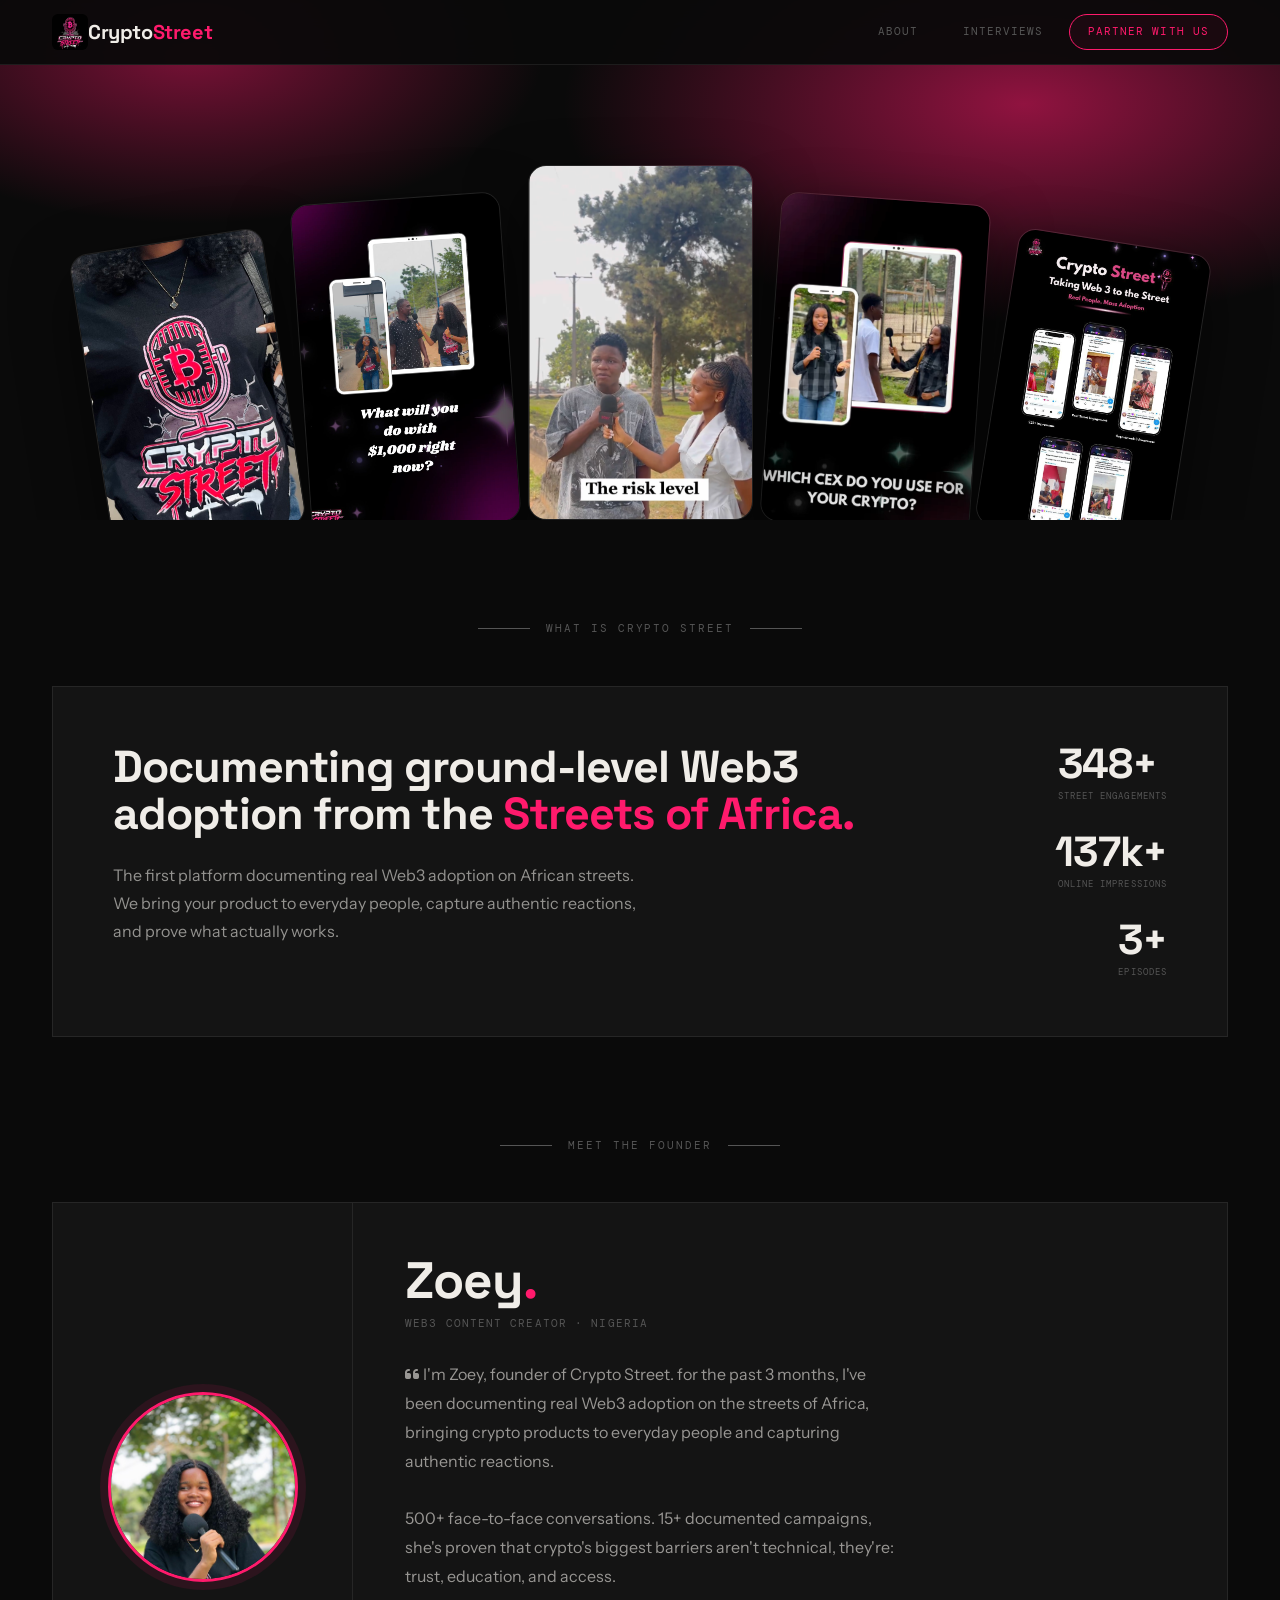
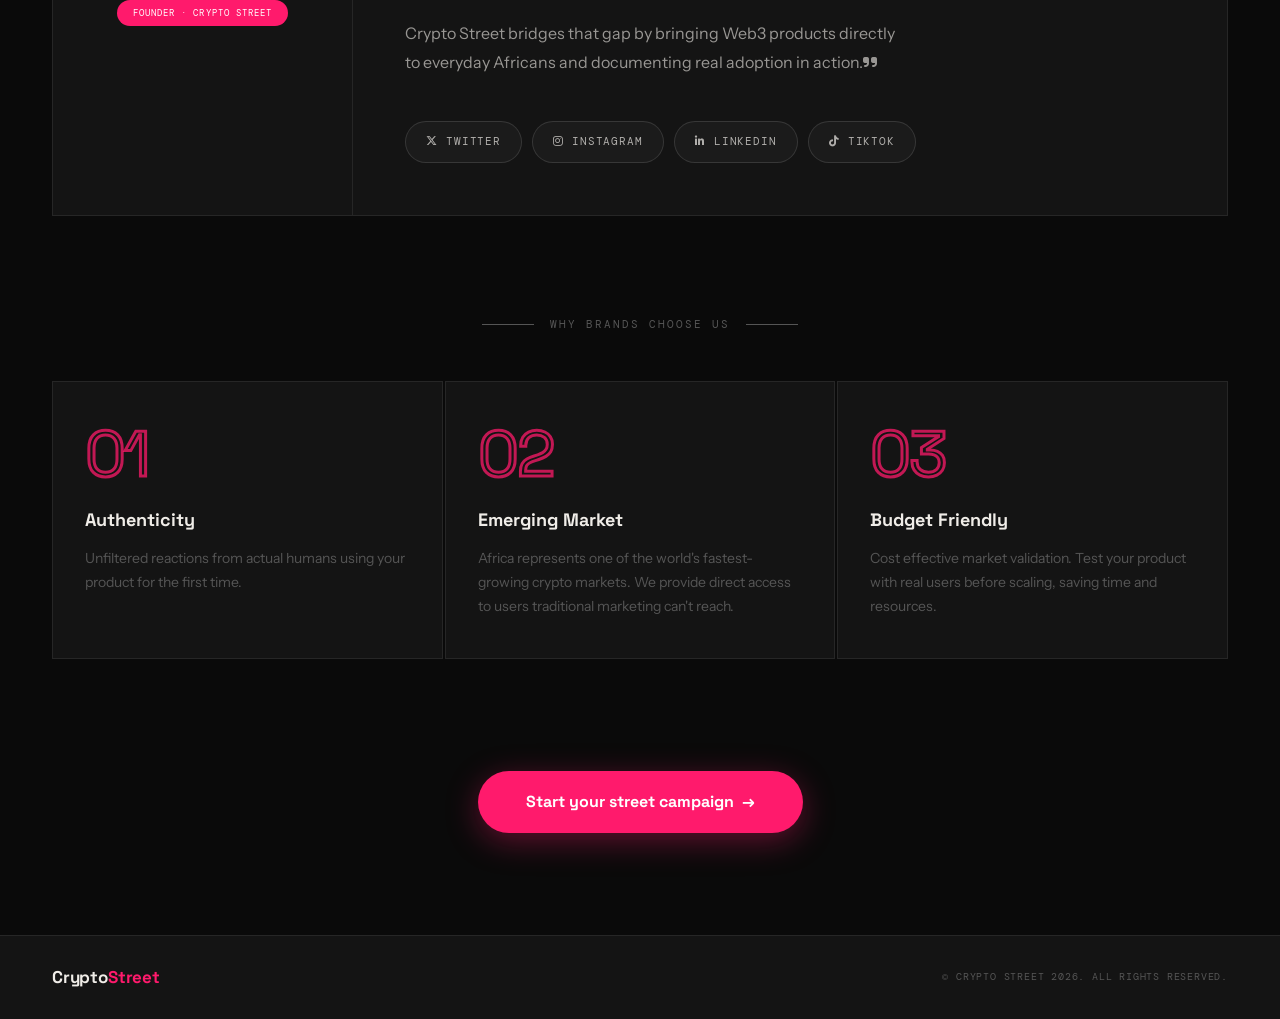
<file: index.html>
<!DOCTYPE html>
<html lang="en">
<head>
  <meta charset="UTF-8">
  <meta name="viewport" content="width=device-width, initial-scale=1.0">
  <title>Home — Crypto Street</title>
  <link rel="stylesheet" href="styles.css">
  <link rel="icon" type="image/jpeg" href="images/logo.jpg">
  <link href="https://fonts.googleapis.com/css2?family=Space+Grotesk:wght@600;700&family=DM+Mono:wght@400;500&family=Instrument+Sans:ital,wght@0,400;0,500;1,400&display=swap" rel="stylesheet">
  <link rel="stylesheet" href="https://cdnjs.cloudflare.com/ajax/libs/font-awesome/6.5.0/css/all.min.css">
</head>
<body>

  <header>
    <div class="header">
      <a href="index.html" class="logo">
        <img src="images/logo.jpg" alt="Crypto Street">
        Crypto<span>Street</span>
      </a>
      <nav>
        <a href="about.html" class="nav-link">About</a>
        <a href="interviews.html" class="nav-link">Interviews</a>
        <a href="partnership.html" class="nav-cta">Partner with us</a>
        <button class="hamburger" id="hamburger">&#9776;</button>
      </nav>
    </div>
    <div class="mobile-menu" id="mobileMenu">
      <a href="about.html">About</a>
      <a href="interviews.html">Interviews</a>
      <a href="partnership.html" class="nav-cta">Partner with us</a>
    </div>
  </header>

  <section class="images">
    <div class="image1"><img src="images/shirt-mockup.jpg" alt="Crypto Street shirt"></div>
    <div class="image2"><img src="images/giveaway.jpeg" alt="Street view"></div>
    <div class="image3"><img src="images/interview.png" alt="Interview"></div>
    <div class="image4"><img src="images/interview2.jpg" alt="Interview"></div>
    <div class="image5"><img src="images/crypto-street-layout.jpeg" alt="Street"></div>
  </section>

  <section class="content">

    <div class="section-label"><span class="line"></span>What is Crypto Street<span class="line"></span></div>

    <div class="intro-block">
      <div class="intro-text">
        <h1>Documenting ground-level Web3 adoption from the <span>Streets of Africa.</span></h1>
        <p>The first platform documenting real Web3 adoption on African streets. We bring your product to everyday people, capture authentic reactions, and prove what actually works.</p>
      </div>
       <div class="intro-stats">
    <div class="stat">
      <div class="stat-n" data-target="500" data-suffix="+">0+</div>
      <div class="stat-l">Street Engagements</div>
    </div>
    <div class="stat">
      <div class="stat-n" data-target="200" data-suffix="k+">0k+</div>
      <div class="stat-l">Online Impressions</div>
    </div>
    <div class="stat">
      <div class="stat-n" data-target="15" data-suffix="+">0+</div>
      <div class="stat-l">Episodes</div>
    </div>
  </div>
    </div>

    <div class="section-label"><span class="line"></span>Meet the Founder<span class="line"></span></div>

    <div class="founder-block">
      <div class="founder-image-wrap">
        <img src="images/founder-image-new.jpeg" alt="Zoey">
        <div class="founder-badge">Founder · Crypto Street</div>
      </div>
      <div class="founder-info">
        <h2 class="founder-name">Zoey<span>.</span></h2>
        <p class="founder-role">Web3 Content Creator · Nigeria</p>
        <div class="quote-block">
        <p class="founder-bio"><i class="fa-solid fa-quote-left quote-icon"></i>&nbsp;I'm Zoey, founder of Crypto Street. for the past 3 months, I've been documenting real Web3 adoption on the streets of Africa, bringing crypto products to everyday people and capturing authentic reactions.<br><br>500+ face-to-face conversations. 15+ documented campaigns, she's proven that crypto's biggest barriers aren't technical, they're: trust, education, and access. 
        <br><br>Crypto Street bridges that gap by bringing Web3 products directly to everyday Africans and documenting real adoption in action.<i class="fa-solid fa-quote-right quote-icon"></i></p>
        </div>
        <div class="founder-socials">
          <a href="https://x.com/zoey_thefirst" class="fsoc"><i class="fa-brands fa-x-twitter"></i> Twitter</a>
          <a href=" https://www.instagram.com/zoey_thefirst1?igsh=MXBhMzNuM3c1bW9rMw%3D%3D&utm_source=qr" class="fsoc"><i class="fa-brands fa-instagram"></i> Instagram</a>
          <a href=" https://www.linkedin.com/in/zoey-ola%F0%9F%8C%8E-b48512298?utm_source=share&utm_campaign=share_via&utm_content=profile&utm_medium=ios_app" class="fsoc"><i class="fa-brands fa-linkedin-in"></i> LinkedIn</a>
          <a href="https://www.tiktok.com/@zoey_thefirst1?_r=1&_t=ZS-94TN3gKcL6w" class="fsoc"><i class="fa-brands fa-tiktok"></i> TikTok</a>
        </div>
      </div>
    </div>

    <div class="section-label"><span class="line"></span>Why brands choose us<span class="line"></span></div>

    <div class="why-grid">
      <div class="why-card"><div class="why-num">01</div><h5>Authenticity</h5><p>Unfiltered reactions from actual humans using your product for the first time.</p></div>
      <div class="why-card"><div class="why-num">02</div><h5>Emerging Market</h5><p>Africa represents one of the world's fastest-growing crypto markets. We provide direct access to users traditional marketing can't reach.</p></div>
      <div class="why-card"><div class="why-num">03</div><h5>Budget Friendly</h5><p>Cost effective market validation. Test your product with real users before scaling, saving time and resources.</p></div>
    </div>

    <div class="cta-row"><a href="partnership.html" class="btn-main">Start your street campaign &nbsp;→</a></div>

  </section>

  <footer>
    <div class="footer-inner">
      <div class="footer-logo">Crypto<span>Street</span></div>
      <p>© Crypto Street 2026. All rights reserved.</p>
    </div>
  </footer>

  <script src="functionality.js"></script>
  </body>

  </html>
</file>
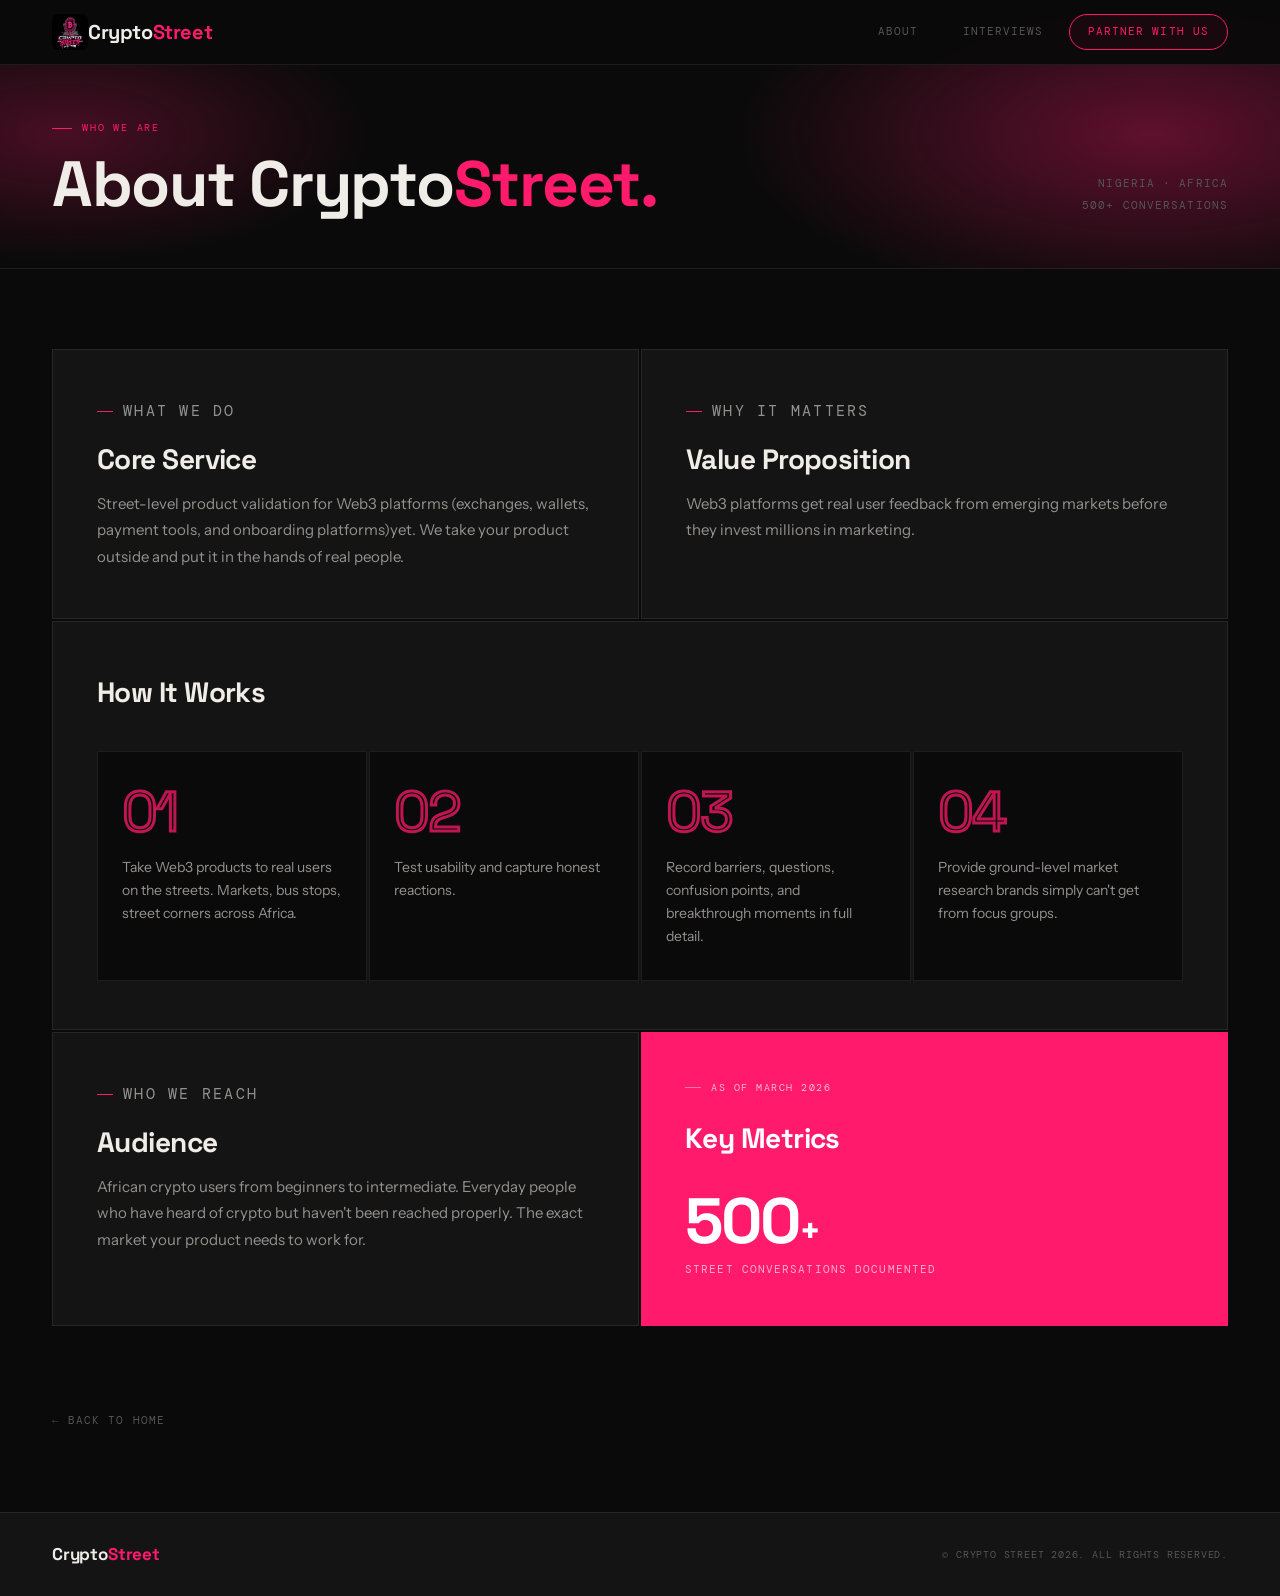
<file: about.html>
<!DOCTYPE html>
<html lang="en">
    <head>
        <meta charset="UTF-8">
        <meta name="viewport" content="width=device-width, initial-scale=1.0">
        <title>About — Crypto Street</title>
        <link rel="stylesheet" href="styles.css">
        <link rel="icon" type="image/jpeg" href="images/logo.jpg">
        <link href="https://fonts.googleapis.com/css2?family=Space+Grotesk:wght@600;700&family=DM+Mono:wght@400;500&family=Instrument+Sans:ital,wght@0,400;0,500;1,400&display=swap" rel="stylesheet">
    </head>

    <body>
       <header>
    <div class="header">
      <a href="index.html" class="logo">
        <img src="images/logo.jpg" alt="Crypto Street">
        Crypto<span>Street</span>
      </a>
      <nav>
        <a href="about.html" class="nav-link">About</a>
        <a href="interviews.html" class="nav-link">Interviews</a>
        <a href="partnership.html" class="nav-cta">Partner with us</a>
        <button class="hamburger" id="hamburger">&#9776;</button>
      </nav>
    </div>
    <div class="mobile-menu" id="mobileMenu">
      <a href="about.html">About</a>
      <a href="interviews.html">Interviews</a>
      <a href="partnership.html" class="nav-cta">Partner with us</a>
    </div>
  </header>

        <section class="about-hero">
            <div class="about-hero-inner">
                <div>
                    <p class="about-page-tag">Who we are</p>
                    <h1>About Crypto<span>Street.</span></h1>
                </div>
                <div class="about-hero-meta">
                    <span>Nigeria · Africa</span><br>
                    <span>500+ conversations</span>
                </div>
            </div>
        </section>

        <section class="about-content">
            <div class="about-top-grid">
                <div class="about-card">
                    <p class="about-card-tag">What we do</p>
                    <h3>Core Service</h3>
                    <p>Street-level product validation for Web3 platforms (exchanges, wallets, payment tools, and onboarding platforms)yet. We take your product outside and put it in the hands of real people.</p>
                </div>
                <div class="about-card">
                    <p class="about-card-tag">Why it matters</p>
                    <h3>Value Proposition</h3>
                    <p>Web3 platforms get real user feedback from emerging markets before they invest millions in marketing.</p>
                </div>
            </div>

            <div class="how-card">
                <h3>How It Works</h3>
                <div class="how-steps">
                    <div class="how-step">
                        <div class="how-step-num">01</div>
                        <p>Take Web3 products to real users on the streets. Markets, bus stops, street corners across Africa.</p>
                    </div>
                    <div class="how-step">
                        <div class="how-step-num">02</div>
                        <p>Test usability and capture honest reactions.</p>
                    </div>
                    <div class="how-step">
                        <div class="how-step-num">03</div>
                        <p>Record barriers, questions, confusion points, and breakthrough moments in full detail.</p>
                    </div>
                    <div class="how-step">
                        <div class="how-step-num">04</div>
                        <p>Provide ground-level market research brands simply can't get from focus groups.</p>
                    </div>
                </div>
            </div>

            <div class="about-bottom-grid">
                <div class="about-card">
                    <p class="about-card-tag">Who we reach</p>
                    <h3>Audience</h3>
                    <p>African crypto users from beginners to intermediate. Everyday people who have heard of crypto but haven't been reached properly. The exact market your product needs to work for.</p>
                </div>
                <div class="metrics-card">
                    <p class="about-card-tag">As of March 2026</p>
                    <h3>Key Metrics</h3>
                    <div class="metric-row">
                        <div class="metric-big">500<span style="font-size:36px">+</span></div>
                    </div>
                    <div class="metric-label">Street conversations documented</div>
                </div>
            </div>

            <a href="index.html" class="back-link">← Back to home</a>

        </section>

        <footer>
            <div class="footer-inner">
                <div class="footer-logo">Crypto<span>Street</span></div>
                <p>© Crypto Street 2026. All rights reserved.</p>
            </div>
        </footer>

        <script src="functionality.js"></script>
    </body>
</html>
</file>
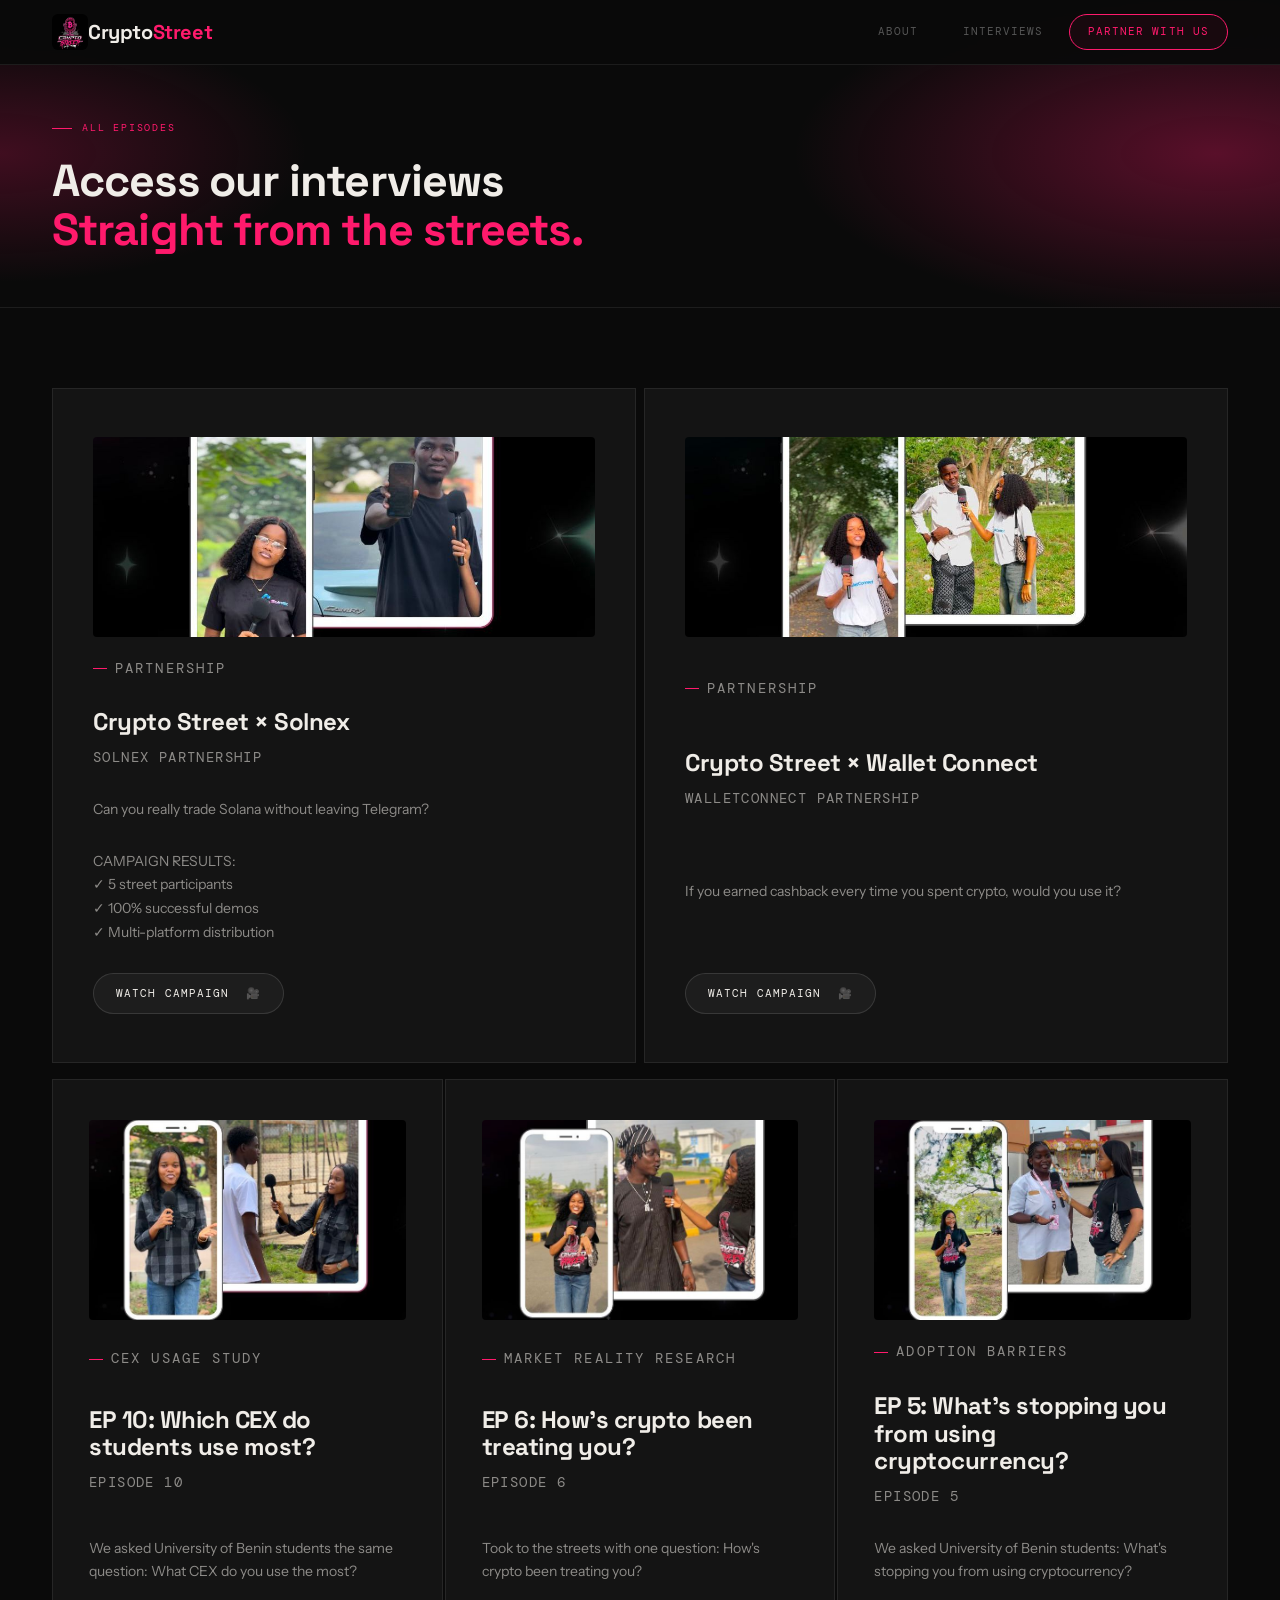
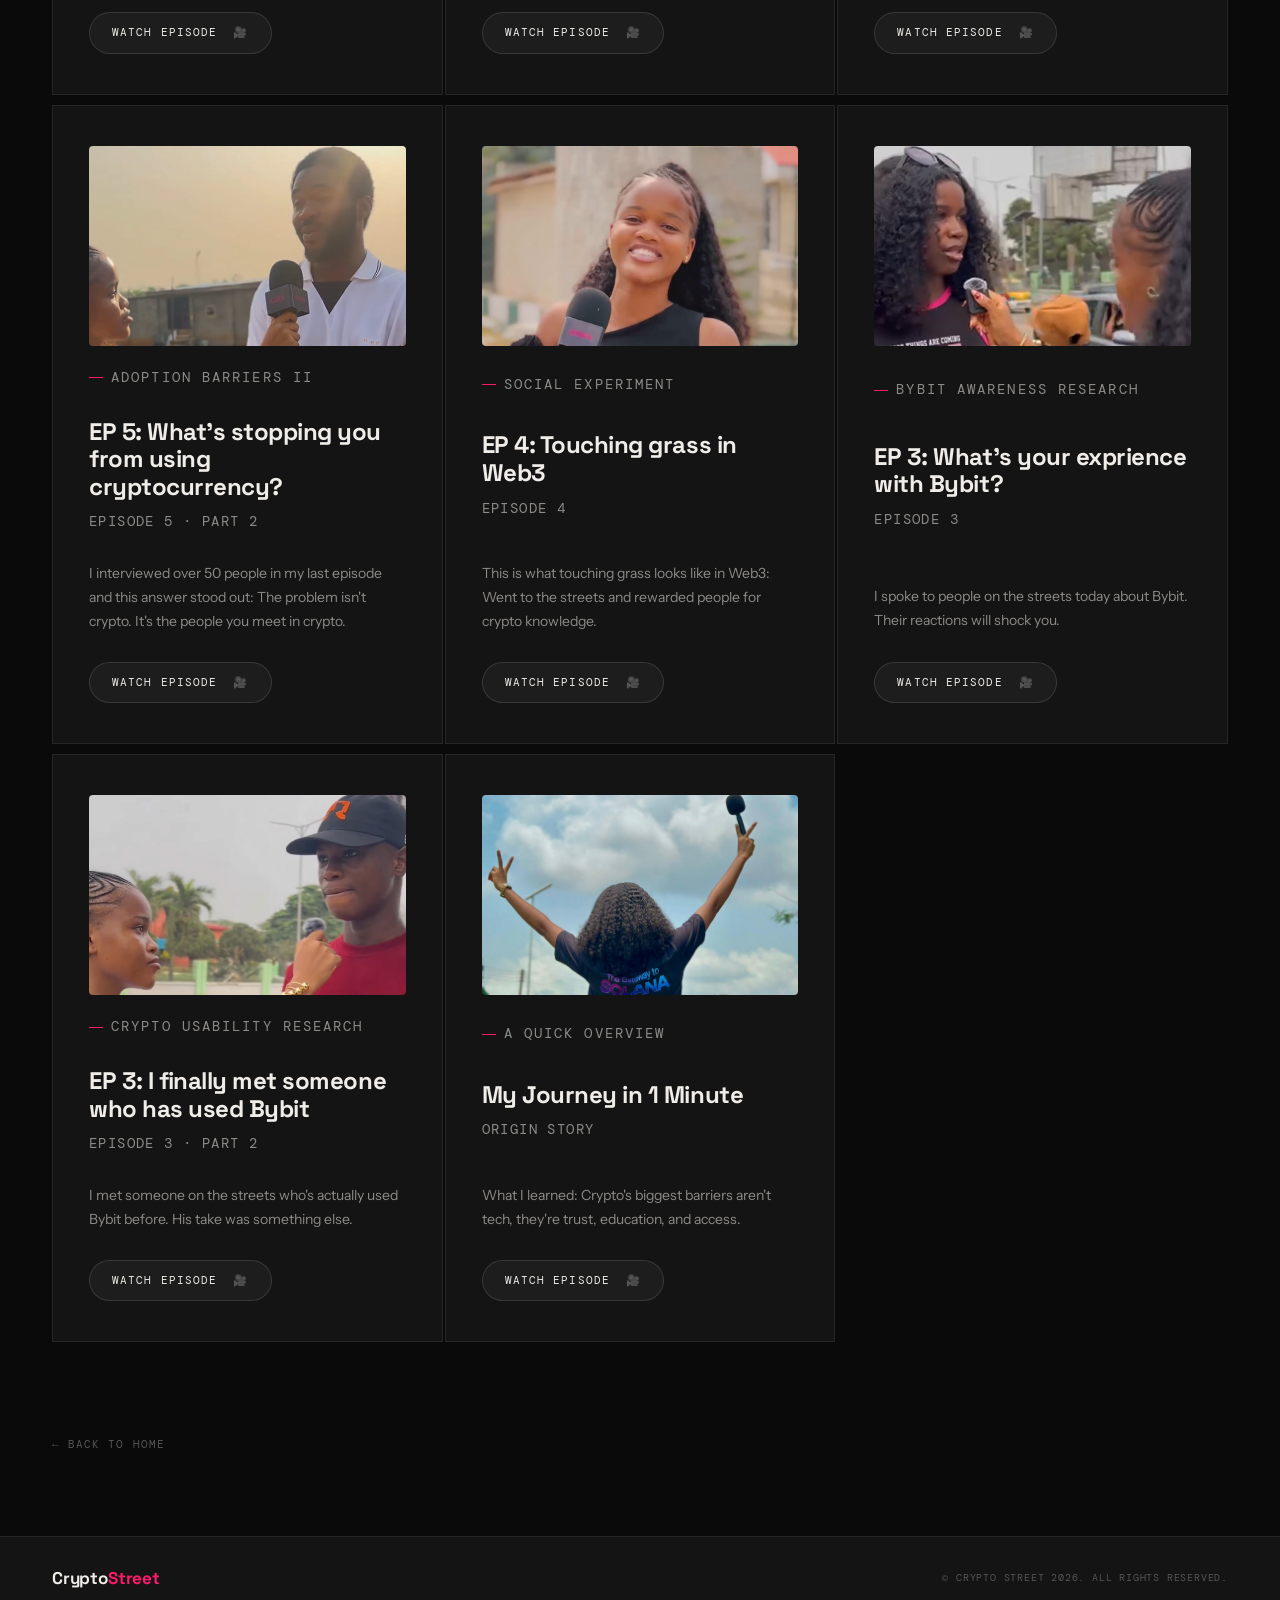
<file: interviews.html>
<!DOCTYPE html>
<html lang="en">
    <head>
        <meta charset="UTF-8">
        <meta name="viewport" content="width=device-width, initial-scale=1.0">
        <title>Interviews — Crypto Street</title>
        <link rel="stylesheet" href="styles.css">
        <link rel="icon" type="image/jpeg" href="images/logo.jpg">
        <link href="https://fonts.googleapis.com/css2?family=Space+Grotesk:wght@600;700&family=DM+Mono:wght@400;500&family=Instrument+Sans:ital,wght@0,400;0,500;1,400&display=swap" rel="stylesheet">
    </head>

    <body>

         <header>
    <div class="header">
      <a href="index.html" class="logo">
        <img src="images/logo.jpg" alt="Crypto Street">
        Crypto<span>Street</span>
      </a>
      <nav>
        <a href="about.html" class="nav-link">About</a>
        <a href="interviews.html" class="nav-link">Interviews</a>
        <a href="partnership.html" class="nav-cta">Partner with us</a>
        <button class="hamburger" id="hamburger">&#9776;</button>
      </nav>
    </div>
    <div class="mobile-menu" id="mobileMenu">
      <a href="about.html">About</a>
      <a href="interviews.html">Interviews</a>
      <a href="partnership.html" class="nav-cta">Partner with us</a>
    </div>
  </header>

        <section class="interviews-hero">
            <p class="interviews-hero-tag">All episodes</p>
            <h1>Access our interviews<br><span>Straight from the streets.</span></h1>
        </section>

        <section class="interviews-content">

            <div class="interviews-featured">

                <div class="interview-card featured">
                     <img src="images/solnex.jpeg" alt="Episode thumbnail" class="interview-thumb">
                    <p class="interview-type">Partnership</p>
                    <h3>Crypto Street × Solnex</h3>
                    <p class="interview-ep">Solnex Partnership</p>
                    <p>Can you really trade Solana without leaving Telegram?</p>
                    <p>CAMPAIGN RESULTS: <br>
✓ 5 street participants  <br>
✓ 100% successful demos <br>
✓ Multi-platform distribution <br> </p>
                    <a href="https://x.com/zoey_thefirst/status/2029834670821580877?s=46" class="btn-watch">Watch Campaign &nbsp;🎥</a>
                </div>

                <div class="interview-card featured">
                     <img src="images/wallet-connect.jpeg" alt="Episode thumbnail" class="interview-thumb">
                    <p class="interview-type">Partnership</p>
                    <h3>Crypto Street × Wallet Connect</h3>
                    <p class="interview-ep">WalletConnect Partnership</p>
                    <p>If you earned cashback every time you spent crypto, would you use it?</p>
                    <a href="https://x.com/zoey_thefirst/status/2025859725816922222?s=46" class="btn-watch">Watch Campaign &nbsp;🎥</a>
                </div>

            </div>

            <div class="interviews-grid">

                <div class="interview-card">
                     <img src="images/cex-you-use.jpeg" alt="Episode thumbnail" class="interview-thumb">
                    <p class="interview-type">CEX Usage Study</p>
                    <h3>EP 10: Which CEX do students use most?</h3>
                    <p class="interview-ep">Episode 10</p>
                    <p>We asked University of Benin students the same question: What CEX do you use the most?</p>
                    <a href="https://x.com/zoey_thefirst/status/2028723595732472186?s=46" class="btn-watch">Watch Episode &nbsp;🎥</a>
                </div>

                <div class="interview-card">
                     <img src="images/crypto-going.jpeg" alt="Episode thumbnail" class="interview-thumb">
                    <p class="interview-type">Market Reality Research</p>
                    <h3>EP 6: How's crypto been treating you?</h3>
                    <p class="interview-ep">Episode 6</p>
                    <p>Took to the streets with one question: How's crypto been treating you?</p>
                    <a href="https://x.com/zoey_thefirst/status/2018246634853880214?s=46" class="btn-watch">Watch Episode &nbsp;🎥</a>
                </div>

                <div class="interview-card">
                     <img src="images/everyday-people.jpeg" alt="Episode thumbnail" class="interview-thumb">
                    <p class="interview-type">Adoption Barriers</p>
                    <h3>EP 5: What's stopping you from using cryptocurrency?</h3>
                    <p class="interview-ep">Episode 5</p>
                    <p>We asked University of Benin students: What's stopping you from using cryptocurrency?</p>
                    <a href="https://x.com/zoey_thefirst/status/2016092369515364512?s=46" class="btn-watch">Watch Episode &nbsp;🎥</a>
                </div>

                <div class="interview-card">
                     <img src="images/stopping-you.png" alt="Episode thumbnail" class="interview-thumb">
                    <p class="interview-type">Adoption Barriers II</p>
                    <h3>EP 5: What's stopping you from using cryptocurrency?</h3>
                    <p class="interview-ep">Episode 5 · Part 2</p>
                    <p>I interviewed over 50 people in my last episode and this answer stood out: The problem isn't crypto. It's the people you meet in crypto.</p>
                    <a href="https://x.com/zoey_thefirst/status/2016824609031573561?s=46" class="btn-watch">Watch Episode &nbsp;🎥</a>
                </div>

                <div class="interview-card">
                     <img src="images/touching-grass.png" alt="Episode thumbnail" class="interview-thumb">
                    <p class="interview-type">Social Experiment</p>
                    <h3>EP 4: Touching grass in Web3</h3>
                    <p class="interview-ep">Episode 4</p>
                    <p>This is what touching grass looks like in Web3: Went to the streets and rewarded people for crypto knowledge.</p>
                    <a href="https://x.com/zoey_thefirst/status/2014987638432760071?s=46" class="btn-watch">Watch Episode &nbsp;🎥</a>
                </div>

                <div class="interview-card">
                     <img src="images/bybit.png" alt="Episode thumbnail" class="interview-thumb">
                    <p class="interview-type">Bybit Awareness Research</p>
                    <h3>EP 3: What's your exprience with Bybit?</h3>
                    <p class="interview-ep">Episode 3</p>
                    <p>I spoke to people on the streets today about Bybit. Their reactions will shock you.</p>
                    <a href="https://x.com/zoey_thefirst/status/2013910387662426113?s=46" class="btn-watch">Watch Episode &nbsp;🎥</a>
                </div>

                <div class="interview-card">
                     <img src="images/bybit-user.png" alt="Episode thumbnail" class="interview-thumb">
                    <p class="interview-type">Crypto Usability Research</p>
                    <h3>EP 3: I finally met someone who has used Bybit</h3>
                    <p class="interview-ep">Episode 3 · Part 2</p>
                    <p>I met someone on the streets who's actually used Bybit before. His take was something else.</p>
                    <a href="https://x.com/zoey_thefirst/status/2014244913546776676?s=46" class="btn-watch">Watch Episode &nbsp;🎥</a>
                </div>

                <div class="interview-card">
                     <img src="images/my-journey.jpeg" alt="Episode thumbnail" class="interview-thumb">
                    <p class="interview-type">A Quick Overview</p>
                    <h3>My Journey in 1 Minute</h3>
                    <p class="interview-ep">Origin Story</p>
                    <p>What I learned: Crypto's biggest barriers aren't tech, they're trust, education, and access.</p>
                    <a href="https://x.com/zoey_thefirst/status/2023345863767019830?s=46" class="btn-watch">Watch Episode &nbsp;🎥</a>
                </div>

            </div>

            <a href="index.html" class="back-link">← Back to home</a>

        </section>

        <footer>
            <div class="footer-inner">
                <div class="footer-logo">Crypto<span>Street</span></div>
                <p>© Crypto Street 2026. All rights reserved.</p>
            </div>
        </footer>

        <script src="functionality.js"></script>
    </body>
</html>
</file>
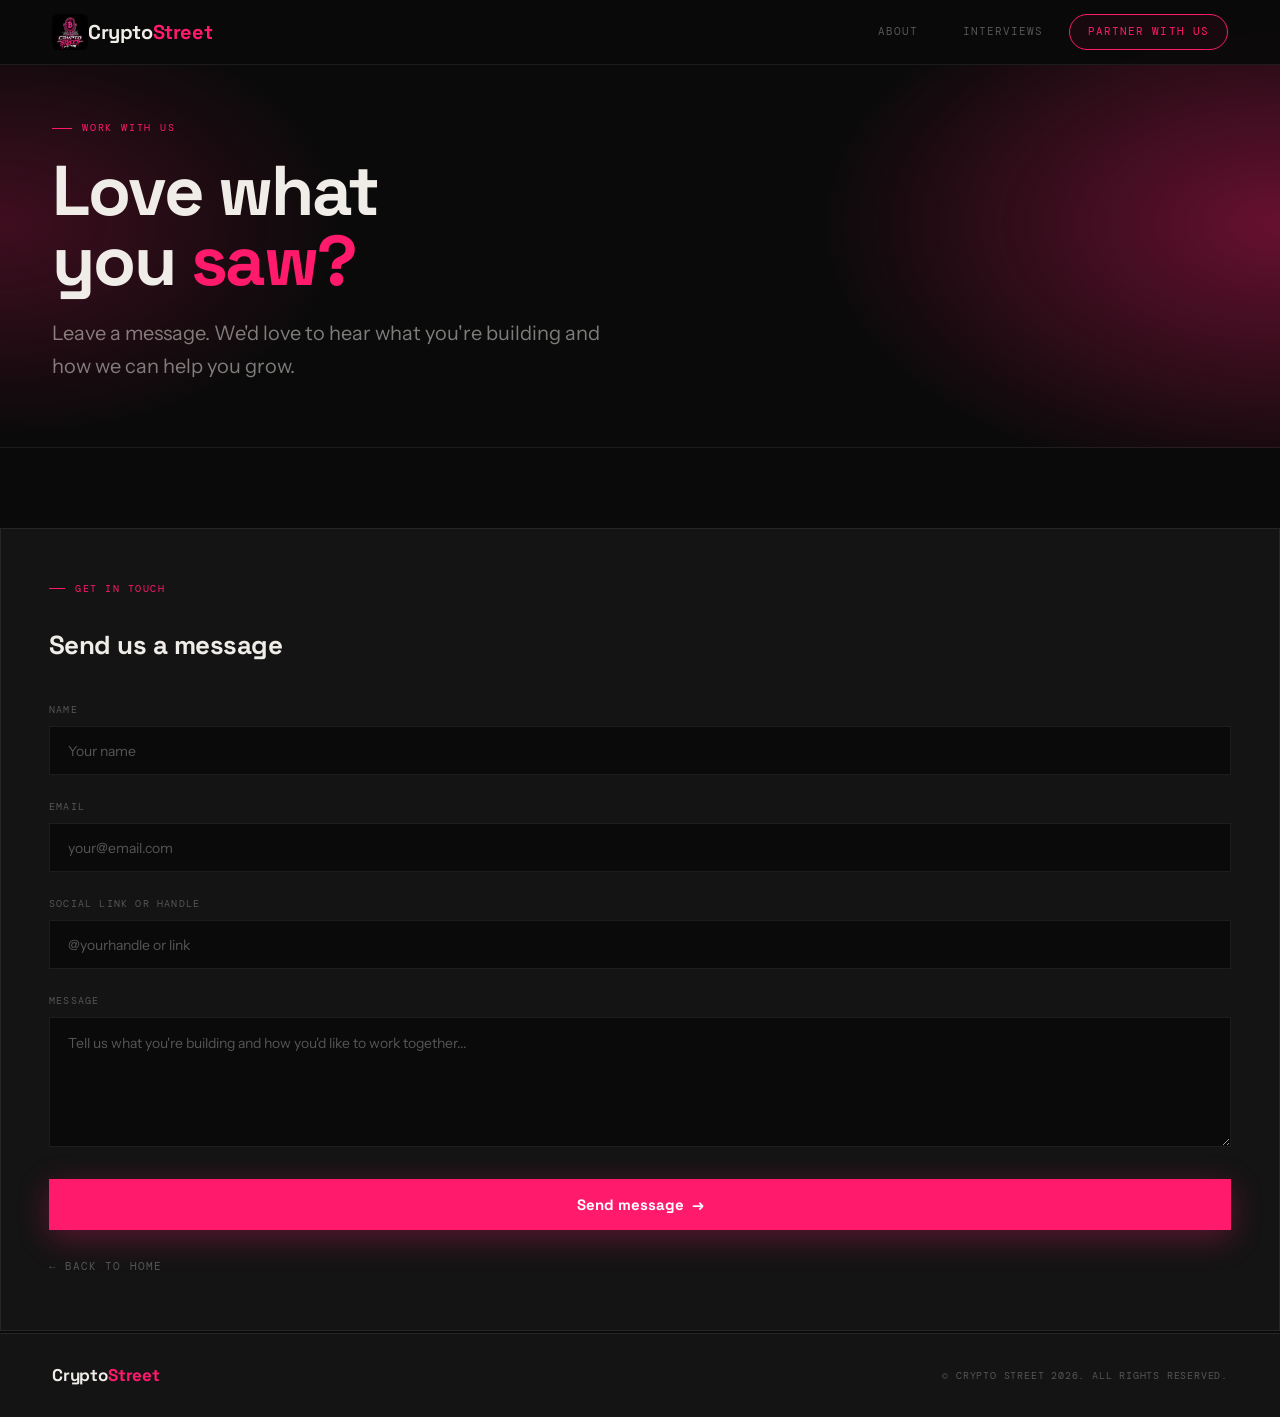
<file: partnership.html>
<!DOCTYPE html>
<html lang="en">
    <head>
        <meta charset="UTF-8">
        <meta name="viewport" content="width=device-width, initial-scale=1.0">
        <title>Partner With Us — Crypto Street</title>
        <link rel="stylesheet" href="styles.css">
        <link rel="icon" type="image/jpeg" href="images/logo.jpg">
        <link href="https://fonts.googleapis.com/css2?family=Space+Grotesk:wght@600;700&family=DM+Mono:wght@400;500&family=Instrument+Sans:ital,wght@0,400;0,500;1,400&display=swap" rel="stylesheet">
    </head>

    <body>

        <header>
    <div class="header">
      <a href="index.html" class="logo">
        <img src="images/logo.jpg" alt="Crypto Street">
        Crypto<span>Street</span>
      </a>
      <nav>
        <a href="about.html" class="nav-link">About</a>
        <a href="interviews.html" class="nav-link">Interviews</a>
        <a href="partnership.html" class="nav-cta">Partner with us</a>
        <button class="hamburger" id="hamburger">&#9776;</button>
      </nav>
    </div>
    <div class="mobile-menu" id="mobileMenu">
      <a href="about.html">About</a>
      <a href="interviews.html">Interviews</a>
      <a href="partnership.html" class="nav-cta">Partner with us</a>
    </div>
  </header>

        <section class="partnership-hero">
            <p class="partnership-hero-tag">Work with us</p>
            <h1>Love what<br>you <span>saw?</span></h1>
            <h2>Leave a message. We'd love to hear what you're building and how we can help you grow.</h2>
        </section>

        <div class="partnership-content">

            <div class="form-card">
                <p class="form-card-tag">Get in touch</p>
                <h3>Send us a message</h3>
                <form id="form" action="https://api.web3forms.com/submit" method="POST">
                    <input type="hidden" name="access_key" value="9d88af44-1efd-4010-b596-832c74556ecc">
                    <div class="form-group">
                        <label for="name">Name</label>
                        <input type="text" name="name" id="name" placeholder="Your name" required>
                    </div>
                    <div class="form-group">
                        <label for="email">Email</label>
                        <input type="email" name="email" id="email" placeholder="your@email.com" required>
                    </div>
                    <div class="form-group">
                        <label for="social">Social link or handle</label>
                        <input type="text" name="social" id="social" placeholder="@yourhandle or link" required>
                    </div>
                    <div class="form-group">
                        <label for="message">Message</label>
                        <textarea name="message" id="message" placeholder="Tell us what you're building and how you'd like to work together..."></textarea required>
                    </div>
                    <button type="submit" class="btn-send" id="submitBtn">Send message &nbsp;→</button>
                </form>

                <a href="index.html" class="back-link" style="margin-top: 28px; padding-bottom: 0;">← Back to home</a>
            </div>

        </div>

        <footer>
            <div class="footer-inner">
                <div class="footer-logo">Crypto<span>Street</span></div>
                <p>© Crypto Street 2026. All rights reserved.</p>
            </div>
        </footer>

        <script src="functionality.js"></script>
    </body>
</html>
</file>
<file: styles.css>
*,*::before,*::after{margin:0;padding:0;box-sizing:border-box;}
:root{
  --pink:#FF1A6C;--ink:#0a0a0a;--card:#141414;
  --border:rgba(255,255,255,0.08);--muted:#555;--text:#f0ede8;
  --font-head:'Space Grotesk',sans-serif;
  --font-mono:'DM Mono',monospace;
  --font-body:'Instrument Sans',sans-serif;
}
html{scroll-behavior:smooth;}
body{background:var(--ink);color:var(--text);font-family:var(--font-body);font-size:16px;line-height:1.6;overflow-x:hidden;}
img{display:block;max-width:100%;}
a{text-decoration:none;color:inherit;}

header{position:fixed;top:0;left:0;right:0;z-index:100;background:rgba(10,10,10,0.95);backdrop-filter:blur(16px);-webkit-backdrop-filter:blur(16px);border-bottom:1px solid var(--border);}
.header{display:flex;align-items:center;justify-content:space-between;padding:0 52px;height:64px;}
.logo{font-family:var(--font-head);font-weight:700;font-size:20px;letter-spacing:-0.02em;color:var(--text);text-decoration:none;display:flex;align-items:center;}
.logo img{width:36px;height:36px;object-fit:cover;object-position:50% 20%;border-radius:6px;flex-shrink:0;}
.logo span{color:var(--pink);}
nav{display:flex;align-items:center;gap:6px;}
nav a{font-family:var(--font-mono);font-size:11px;letter-spacing:0.1em;text-transform:uppercase;color:var(--muted);text-decoration:none;padding:8px 18px;border-radius:999px;border:1px solid transparent;transition:color 0.2s,border-color 0.2s,background 0.2s;}
nav a:hover{color:var(--text);border-color:var(--border);}
nav a.nav-cta{color:var(--pink);border-color:var(--pink);background:rgba(255,26,108,0.06);}
nav a.nav-cta:hover{background:var(--pink);color:#fff;}

.images{display:flex;align-items:flex-end;justify-content:center;gap:18px;padding:90px 40px 0;min-height:520px;overflow:hidden;background:radial-gradient(ellipse 60% 70% at 80% 20%,rgba(255,26,108,0.55) 0%,transparent 60%),radial-gradient(ellipse 50% 60% at 15% 10%,rgba(255,26,108,0.45) 0%,transparent 55%),var(--ink);}
.images>div{flex-shrink:0;border-radius:18px;overflow:hidden;border:1px solid rgba(255,255,255,0.1);box-shadow:0 24px 60px rgba(0,0,0,0.6);transition:transform 0.3s ease;}
.images>div img{width:100%;height:100%;object-fit:cover;object-position:top center;}
.images>div:hover{z-index:10;transform:translateY(-10px) !important;}
.image1{width:195px;height:300px;transform:rotate(-9deg) translateY(20px);animation:f1 6s ease-in-out infinite;}
.image2{width:210px;height:330px;transform:rotate(-4deg) translateY(8px);animation:f2 7s ease-in-out infinite;}
.image3{width:225px;height:355px;transform:rotate(0deg);z-index:2;animation:f3 8s ease-in-out infinite;}
.image4{width:210px;height:330px;transform:rotate(4deg) translateY(8px);animation:f2 7.5s ease-in-out infinite reverse;}
.image5{width:195px;height:300px;transform:rotate(9deg) translateY(20px);animation:f1 6.5s ease-in-out infinite reverse;}
@keyframes f1{0%,100%{transform:rotate(-9deg) translateY(20px)}50%{transform:rotate(-9deg) translateY(6px)}}
@keyframes f2{0%,100%{transform:rotate(-4deg) translateY(8px)}50%{transform:rotate(-4deg) translateY(-4px)}}
@keyframes f3{0%,100%{transform:rotate(0deg) translateY(0)}50%{transform:rotate(0deg) translateY(-12px)}}

.section-label{display:flex;align-items:center;justify-content:center;gap:16px;font-family:var(--font-mono);font-size:11px;letter-spacing:0.18em;text-transform:uppercase;color:var(--muted);margin-bottom:48px;}
.section-label .line{display:inline-block;width:52px;height:1px;background:var(--muted);flex-shrink:0;}

.content{padding:100px 52px 0;}

.intro-block{display:flex;align-items:flex-start;justify-content:space-between;gap:60px;background:var(--card);border:1px solid var(--border);padding:56px 60px;margin-bottom:100px;}
.intro-text h1{font-family:var(--font-head);font-weight:700;font-size:clamp(28px,3.5vw,50px);letter-spacing:-0.02em;line-height:1.05;margin-bottom:24px;}
.intro-text h1 span{color:var(--pink);}
.intro-text p{font-size:16px;line-height:1.75;color:rgba(240,237,232,0.58);max-width:540px;}
.intro-stats{display:flex;flex-direction:column;gap:28px;flex-shrink:0;align-items:flex-end;}
.stat-n{font-family:var(--font-head);font-weight:700;font-size:42px;letter-spacing:-0.03em;line-height:1;}
.stat-n span{color:var(--pink);}
.stat-l{font-family:var(--font-mono);font-size:9px;letter-spacing:0.12em;text-transform:uppercase;color:var(--muted);margin-top:4px;text-align:right;}

.founder-block{display:grid;grid-template-columns:300px 1fr;background:var(--card);border:1px solid var(--border);margin-bottom:100px;}
.founder-image-wrap{display:flex;flex-direction:column;align-items:center;justify-content:center;padding:52px 36px;border-right:1px solid var(--border);gap:18px;}
.founder-image-wrap img{width:190px;height:190px;border-radius:50%;object-fit:cover;object-position:top center;border:3px solid var(--pink);box-shadow:0 0 0 8px rgba(255,26,108,0.1);}
.founder-badge{background:var(--pink);color:#fff;font-family:var(--font-mono);font-size:9px;letter-spacing:0.12em;text-transform:uppercase;padding:6px 16px;border-radius:999px;}
.founder-info{padding:52px;display:flex;flex-direction:column;justify-content:center;}
.founder-name{font-family:var(--font-head);font-weight:700;font-size:clamp(32px,4vw,54px);letter-spacing:-0.02em;line-height:1;margin-bottom:8px;}
.founder-name span{color:var(--pink);}
.founder-role{font-family:var(--font-mono);font-size:11px;letter-spacing:0.1em;text-transform:uppercase;color:var(--muted);margin-bottom:28px;}
.founder-bio{font-size:16px;line-height:1.8;color:rgba(240,237,232,0.6);max-width:500px;margin-bottom:36px;}
.founder-bio strong{color:var(--text);font-weight:500;}
.founder-socials{display:flex;flex-wrap:wrap;gap:10px;margin-top:8px;}
.fsoc{display:inline-flex;align-items:center;gap:8px;font-family:var(--font-mono);font-size:11px;letter-spacing:0.08em;text-transform:uppercase;padding:11px 20px;border-radius:999px;border:1px solid rgba(255,255,255,0.12);color:rgba(240,237,232,0.7);text-decoration:none;transition:all 0.22s;background:rgba(255,255,255,0.03);}
.fsoc:hover{border-color:var(--pink);color:#fff;background:rgba(255,26,108,0.1);}

.why-grid{display:grid;grid-template-columns:repeat(3,1fr);gap:2px;margin-bottom:56px;}
.why-card{background:var(--card);border:1px solid var(--border);padding:40px 32px;position:relative;overflow:hidden;transition:background 0.25s;}
.why-card:hover{background:#1c1c1c;}
.why-card::after{content:'';position:absolute;bottom:0;left:0;right:0;height:2px;background:var(--pink);transform:scaleX(0);transform-origin:left;transition:transform 0.3s;}
.why-card:hover::after{transform:scaleX(1);}
.why-num{font-family:var(--font-head);font-weight:1500;font-size:64px;line-height:1;letter-spacing:-0.03em;color:transparent;-webkit-text-stroke:3px rgba(255, 26, 106, 0.74);margin-bottom:20px;}
.why-card h5{font-family:var(--font-head);font-weight:700;font-size:18px;color:var(--text);margin-bottom:12px;}
.why-card p{font-size:14px;color:var(--muted);line-height:1.7;}

.cta-row{display:flex;justify-content:center;padding:56px 0 100px;}
.btn-main{display:inline-flex;align-items:center;font-family:var(--font-head);font-weight:700;font-size:16px;padding:18px 48px;background:var(--pink);color:#fff;border-radius:999px;transition:opacity 0.2s,transform 0.2s;box-shadow:0 8px 32px rgba(255,26,108,0.35);}
.btn-main:hover{opacity:0.88;transform:translateY(-2px);}

.socials-grid{display:grid;grid-template-columns:repeat(5,1fr);border:1px solid var(--border);}
.social-card{padding:32px 24px;border-right:1px solid var(--border);display:flex;flex-direction:column;align-items:flex-start;gap:12px;text-decoration:none;transition:background 0.2s;cursor:pointer;}
.social-card:last-child{border-right:none;}
.social-card:hover{background:rgba(255,26,108,0.05);}
.social-icon{width:40px;height:40px;background:rgba(255,255,255,0.05);border-radius:8px;display:flex;align-items:center;justify-content:center;font-size:17px;transition:background 0.2s;}
.social-card:hover .social-icon{background:rgba(255,26,108,0.12);}
.social-name{font-family:var(--font-head);font-weight:700;font-size:14px;color:var(--text);display:block;margin-bottom:3px;}
.social-handle{font-family:var(--font-mono);font-size:10px;letter-spacing:0.05em;color:var(--muted);}
.social-arrow{margin-top:auto;font-size:14px;color:var(--muted);transition:color 0.2s;}
.social-card:hover .social-arrow{color:var(--pink);}

footer{background:var(--card);border-top:1px solid var(--border);margin-top:2px;}
.footer-inner{display:flex;align-items:center;justify-content:space-between;padding:28px 52px;flex-wrap:wrap;gap:12px;}
.footer-logo{font-family:var(--font-head);font-weight:700;font-size:17px;letter-spacing:-0.01em;color:var(--text);}
.footer-logo span{color:var(--pink);}
footer p{font-family:var(--font-mono);font-size:10px;letter-spacing:0.08em;text-transform:uppercase;color:var(--muted);}

.back-link{display:inline-flex;align-items:center;gap:8px;font-family:var(--font-mono);font-size:11px;letter-spacing:0.1em;text-transform:uppercase;color:var(--muted);text-decoration:none;padding:0 0 80px;transition:color 0.2s;}
.back-link:hover{color:var(--pink);}

.about-hero{padding:120px 52px 52px;min-height:220px;background:radial-gradient(ellipse 50% 100% at 90% 50%,rgba(255,26,108,0.35) 0%,transparent 65%),radial-gradient(ellipse 40% 80% at 5% 50%,rgba(255,26,108,0.25) 0%,transparent 60%),var(--ink);border-bottom:1px solid var(--border);display:flex;align-items:flex-end;}
.about-hero-inner{display:flex;align-items:flex-end;justify-content:space-between;width:100%;gap:40px;}
.about-page-tag{font-family:var(--font-mono);font-size:10px;letter-spacing:0.18em;text-transform:uppercase;color:var(--pink);display:flex;align-items:center;gap:10px;margin-bottom:16px;}
.about-page-tag::before{content:'';width:20px;height:1px;background:var(--pink);}
.about-hero h1{font-family:var(--font-head);font-weight:700;font-size:clamp(36px,5vw,72px);letter-spacing:-0.02em;line-height:1.0;color:var(--text);}
.about-hero h1 span{color:var(--pink);}
.about-hero-meta{font-family:var(--font-mono);font-size:11px;letter-spacing:0.1em;text-transform:uppercase;color:var(--muted);text-align:right;line-height:2;flex-shrink:0;}
.about-content{padding:80px 52px 0;}
.about-top-grid{display:grid;grid-template-columns:1fr 1fr;gap:2px;margin-bottom:2px;}
.about-card{background:var(--card);border:1px solid var(--border);padding:48px 44px;position:relative;overflow:hidden;transition:background 0.25s;}
.about-card:hover{background:#1a1a1a;}
.about-card::after{content:'';position:absolute;bottom:0;left:0;right:0;height:2px;background:var(--pink);transform:scaleX(0);transform-origin:left;transition:transform 0.3s;}
.about-card:hover::after{transform:scaleX(1);}
.about-card-tag{font-family:var(--font-mono);font-size:10px;letter-spacing:0.15em;text-transform:uppercase;color:var(--pink);display:flex;align-items:center;gap:10px;margin-bottom:20px;}
.about-card-tag::before{content:'';width:16px;height:1px;background:var(--pink);}
.about-card h3{font-family:var(--font-head);font-weight:700;font-size:clamp(20px,2.2vw,28px);letter-spacing:-0.02em;line-height:1.1;margin-bottom:16px;color:var(--text);}
.about-card p{font-size:15px;line-height:1.75;color:rgba(240,237,232,0.58);}
.how-card{background:var(--card);border:1px solid var(--border);padding:48px 44px;margin-bottom:2px;}
.how-card h3{font-family:var(--font-head);font-weight:700;font-size:clamp(20px,2.2vw,28px);letter-spacing:-0.02em;margin-bottom:36px;color:var(--text);}
.how-steps{display:grid;grid-template-columns:repeat(4,1fr);gap:2px;}
.how-step{background:var(--ink);border:1px solid var(--border);padding:32px 24px;transition:background 0.2s;}
.how-step:hover{background:#111;}
.how-step-num{font-family:var(--font-head);font-weight:1500;font-size:56px;line-height:1;letter-spacing:-0.03em;color:transparent;-webkit-text-stroke:3px rgba(255, 26, 106, 0.74);margin-bottom:16px;}
.how-step p{font-size:14px;line-height:1.65;color:rgba(240,237,232,0.6);}
.how-step p b{display:block;font-family:var(--font-head);font-weight:700;font-size:15px;color:var(--text);margin-bottom:6px;}
.about-bottom-grid{display:grid;grid-template-columns:1fr 1fr;gap:2px;margin-bottom:80px;}
.metrics-card{background:var(--pink);padding:48px 44px;}
.metrics-card .about-card-tag{color:rgba(255,255,255,0.7);}
.metrics-card .about-card-tag::before{background:rgba(255,255,255,0.4);}
.metrics-card h3{font-family:var(--font-head);font-weight:700;font-size:clamp(20px,2.2vw,28px);letter-spacing:-0.02em;color:#fff;margin-bottom:28px;}
.metric-row{display:flex;align-items:baseline;gap:12px;margin-bottom:8px;}
.metric-big{font-family:var(--font-head);font-weight:700;font-size:64px;line-height:1;letter-spacing:-0.03em;color:#fff;}
.metric-label{font-family:var(--font-mono);font-size:11px;letter-spacing:0.1em;text-transform:uppercase;color:rgba(255,255,255,0.65);}

.interviews-hero{padding:120px 52px 52px;min-height:240px;background:radial-gradient(ellipse 55% 90% at 95% 50%,rgba(255,26,108,0.32) 0%,transparent 60%),radial-gradient(ellipse 40% 70% at 0% 50%,rgba(255,26,108,0.22) 0%,transparent 60%),var(--ink);border-bottom:1px solid var(--border);}
.interviews-hero-tag{font-family:var(--font-mono);font-size:10px;letter-spacing:0.18em;text-transform:uppercase;color:var(--pink);display:flex;align-items:center;gap:10px;margin-bottom:20px;}
.interviews-hero-tag::before{content:'';width:20px;height:1px;background:var(--pink);}
.interviews-hero h1{font-family:var(--font-head);font-weight:700;font-size:clamp(24px,3.5vw,48px);letter-spacing:-0.02em;line-height:1.1;color:var(--text);max-width:760px;}
.interviews-hero h1 span{color:var(--pink);}
.interviews-content{padding:80px 52px 0;}
.interviews-featured{display:grid;grid-template-columns:1fr 1fr;gap:8px;margin-bottom:8px;}
.interview-card{background:var(--card);border:1px solid var(--border);padding:40px 36px;display:flex;flex-direction:column;position:relative;overflow:hidden;transition:background 0.25s;text-decoration:none;color:inherit;  margin-bottom: 8px;}
.interview-card:hover{background:#1a1a1a;}
.interview-card::before{content:'';position:absolute;left:0;top:0;bottom:0;width:3px;background:var(--pink);transform:scaleY(0);transform-origin:bottom;transition:transform 0.3s;}
.interview-card:hover::before{transform:scaleY(1);}
.interview-card.featured{padding:48px 40px;}
.interview-type{font-family:var(--font-mono);font-size:9px;letter-spacing:0.15em;text-transform:uppercase;color:var(--pink);margin-bottom:16px;display:flex;align-items:center;gap:8px;}
.interview-type::before{content:'';width:14px;height:1px;background:var(--pink);}
.interview-card h3{font-family:var(--font-head);font-weight:700;font-size:clamp(18px,2vw,24px);letter-spacing:-0.02em;line-height:1.15;color:var(--text);margin-bottom:10px;}
.interview-ep{font-family:var(--font-mono);font-size:10px;letter-spacing:0.1em;text-transform:uppercase;color:var(--muted);margin-bottom:16px;}
.interview-card p{font-size:14px;line-height:1.7;color:rgba(240,237,232,0.55);flex:1;margin-bottom:28px;}
.btn-watch{display:inline-flex;align-items:center;gap:8px;font-family:var(--font-mono);font-size:11px;letter-spacing:0.1em;text-transform:uppercase;padding:11px 22px;border-radius:999px;border:1px solid rgba(255,255,255,0.12);color:var(--text);background:rgba(255,255,255,0.04);transition:all 0.22s;width:fit-content;}
.btn-watch:hover{border-color:var(--pink);background:rgba(255,26,108,0.1);color:#fff;}
.interviews-grid{display:grid;grid-template-columns:repeat(3,1fr);gap:2px;margin-bottom:80px;}

.partnership-hero{padding:120px 52px 64px;background:radial-gradient(ellipse 60% 100% at 100% 50%,rgba(255,26,108,0.38) 0%,transparent 60%),radial-gradient(ellipse 45% 80% at 0% 50%,rgba(255,26,108,0.22) 0%,transparent 60%),var(--ink);border-bottom:1px solid var(--border);}
.partnership-hero-tag{font-family:var(--font-mono);font-size:10px;letter-spacing:0.18em;text-transform:uppercase;color:var(--pink);display:flex;align-items:center;gap:10px;margin-bottom:20px;}
.partnership-hero-tag::before{content:'';width:20px;height:1px;background:var(--pink);}
.partnership-hero h1{font-family:var(--font-head);font-weight:700;font-size:clamp(36px,5.5vw,80px);letter-spacing:-0.03em;line-height:1.0;color:var(--text);margin-bottom:20px;}
.partnership-hero h1 span{color:var(--pink);}
.partnership-hero h2{font-family:var(--font-body);font-weight:400;font-size:clamp(15px,1.6vw,20px);line-height:1.65;color:rgba(240,237,232,0.5);max-width:560px;}
.partnership-content{padding:80px 0 0;display:flex;justify-content:center;}
.form-card{background:var(--card);border:1px solid var(--border);padding:52px 48px; width: 100%; max-width: 100%;}
.form-card-tag{font-family:var(--font-mono);font-size:10px;letter-spacing:0.15em;text-transform:uppercase;color:var(--pink);display:flex;align-items:center;gap:10px;margin-bottom:28px;}
.form-card-tag::before{content:'';width:16px;height:1px;background:var(--pink);}
.form-card h3{font-family:var(--font-head);font-weight:700;font-size:26px;letter-spacing:-0.02em;color:var(--text);margin-bottom:36px;}
.form-group{display:flex;flex-direction:column;gap:8px;margin-bottom:24px;}
.form-group label{font-family:var(--font-mono);font-size:10px;letter-spacing:0.12em;text-transform:uppercase;color:var(--muted);}
.form-group input,.form-group textarea{background:var(--ink);border:1px solid var(--border);color:var(--text);font-family:var(--font-body);font-size:15px;padding:14px 18px;outline:none;transition:border-color 0.2s;width:100%;border-radius:0;-webkit-appearance:none;}
.form-group input::placeholder,.form-group textarea::placeholder{color:var(--muted);font-size:14px;}
.form-group input:focus,.form-group textarea:focus{border-color:var(--pink);}
.form-group textarea{resize:vertical;min-height:130px;line-height:1.6;}
.btn-send{display:inline-flex;align-items:center;justify-content:center;width:100%;font-family:var(--font-head);font-weight:700;font-size:15px;padding:16px 32px;background:var(--pink);color:#fff;border:none;cursor:pointer;transition:opacity 0.2s,transform 0.2s;box-shadow:0 8px 32px rgba(255,26,108,0.3);margin-top:8px;}
.btn-send:hover{opacity:0.88;transform:translateY(-1px);}
.partnership-info{display:flex;flex-direction:column;gap:2px;}
.info-card{background:var(--card);border:1px solid var(--border);padding:36px 32px;position:relative;overflow:hidden;transition:background 0.25s;}
.info-card:hover{background:#1a1a1a;}
.info-card::after{content:'';position:absolute;bottom:0;left:0;right:0;height:2px;background:var(--pink);transform:scaleX(0);transform-origin:left;transition:transform 0.3s;}
.info-card:hover::after{transform:scaleX(1);}
.info-card-num{font-family:var(--font-head);font-weight:700;font-size:48px;line-height:1;letter-spacing:-0.03em;color:transparent;-webkit-text-stroke:1px rgba(255,26,108,0.15);margin-bottom:12px;}
.info-card h4{font-family:var(--font-head);font-weight:700;font-size:17px;letter-spacing:-0.01em;color:var(--text);margin-bottom:10px;}
.info-card p{font-size:13px;line-height:1.7;color:var(--muted);}
.info-card.pink{background:var(--pink);border-color:var(--pink);}
.info-card.pink::after{display:none;}
.info-card.pink h4{color:#fff;}
.info-card.pink p{color:rgba(255,255,255,0.7);}
.info-card.pink .info-card-num{-webkit-text-stroke:1px rgba(255,255,255,0.2);}

.interview-thumb {
  width: 100%;
  height: 200px;
  object-fit: cover;
  border-radius: 4px;
  margin-bottom: 20px;
  background: #1a1a1a;
}

@media(max-width:900px){
  .header{padding:0 24px;}
  nav a:not(.nav-cta){display:none;}
  .images{padding:80px 16px 0;gap:8px;overflow-x:auto;justify-content:flex-start;scrollbar-width:none;}
  .images::-webkit-scrollbar{display:none;}
  .image1,.image2,.image3,.image4,.image5{width:140px !important;height:220px !important;transform:none !important;animation:none !important;flex-shrink:0;}
  .content{padding:60px 24px 0;}
  .intro-block{flex-direction:column;padding:32px 24px;gap:32px;margin-bottom:60px;}
  .intro-stats{flex-direction:row;flex-wrap:wrap;align-items:flex-start;}
  .stat-l{text-align:left;}
  .founder-block{grid-template-columns:1fr;margin-bottom:60px;}
  .founder-image-wrap{border-right:none;border-bottom:1px solid var(--border);padding:36px 24px;}
  .founder-info{padding:32px 24px;}
  .why-grid{grid-template-columns:1fr;}
  .socials-grid{grid-template-columns:1fr 1fr;}
  .social-card:nth-child(2n){border-right:none;}
  .social-card{border-bottom:1px solid var(--border);}
  .footer-inner{padding:24px;flex-direction:column;align-items:flex-start;}
  .cta-row{padding:40px 0 60px;}
  .about-hero{padding:100px 24px 40px;}
  .about-hero-inner{flex-direction:column;align-items:flex-start;gap:16px;}
  .about-hero-meta{text-align:left;}
  .about-content{padding:60px 24px 0;}
  .about-top-grid{grid-template-columns:1fr;}
  .how-steps{grid-template-columns:1fr 1fr;}
  .about-bottom-grid{grid-template-columns:1fr;}
  .interviews-hero{padding:100px 24px 40px;}
  .interviews-content{padding:60px 24px 0;}
  .interviews-featured{grid-template-columns:1fr;}
  .interviews-grid{grid-template-columns:1fr 1fr;}
  .partnership-hero{padding:100px 24px 48px;}
  .partnership-content{padding:60px 24px 0;}
  .partnership-layout{grid-template-columns:1fr;}
  .form-card{padding:36px 24px;}
}
@media(max-width:600px){
  .how-steps{grid-template-columns:1fr;}
  .interviews-grid{grid-template-columns:1fr;}
}

.hamburger {
  display: none;
  background: none;
  border: 1px solid rgba(255,255,255,0.08);
  color: #f0ede8;
  padding: 8px 12px;
  border-radius: 8px;
  cursor: pointer;
  font-size: 18px;
  line-height: 1;
}

.mobile-menu {
  display: none;
  flex-direction: column;
  background: rgba(10,10,10,0.98);
  border-bottom: 1px solid rgba(255,255,255,0.08);
  padding: 12px 24px;
  position: fixed;
  top: 64px;
  left: 0;
  right: 0;
  z-index: 99;
}

.mobile-menu a {
  font-family: 'DM Mono', monospace;
  font-size: 12px;
  letter-spacing: 0.1em;
  text-transform: uppercase;
  color: #555;
  padding: 14px 0;
  border-bottom: 1px solid rgba(255,255,255,0.08);
  transition: color 0.2s;
}

.mobile-menu a:last-child { border-bottom: none; }
.mobile-menu a:hover { color: #FF1A6C; }
.mobile-menu a.nav-cta { color: #FF1A6C; }

@media (max-width: 900px) {
  .nav-link { display: none !important; }
  nav .nav-cta { display: none !important; }
  .hamburger { display: block; }
}
.mobile-menu a:last-child { border-bottom: none; }
.mobile-menu a:hover { color: var(--pink); }
.mobile-menu a.nav-cta { color: var(--pink); }
</file>
